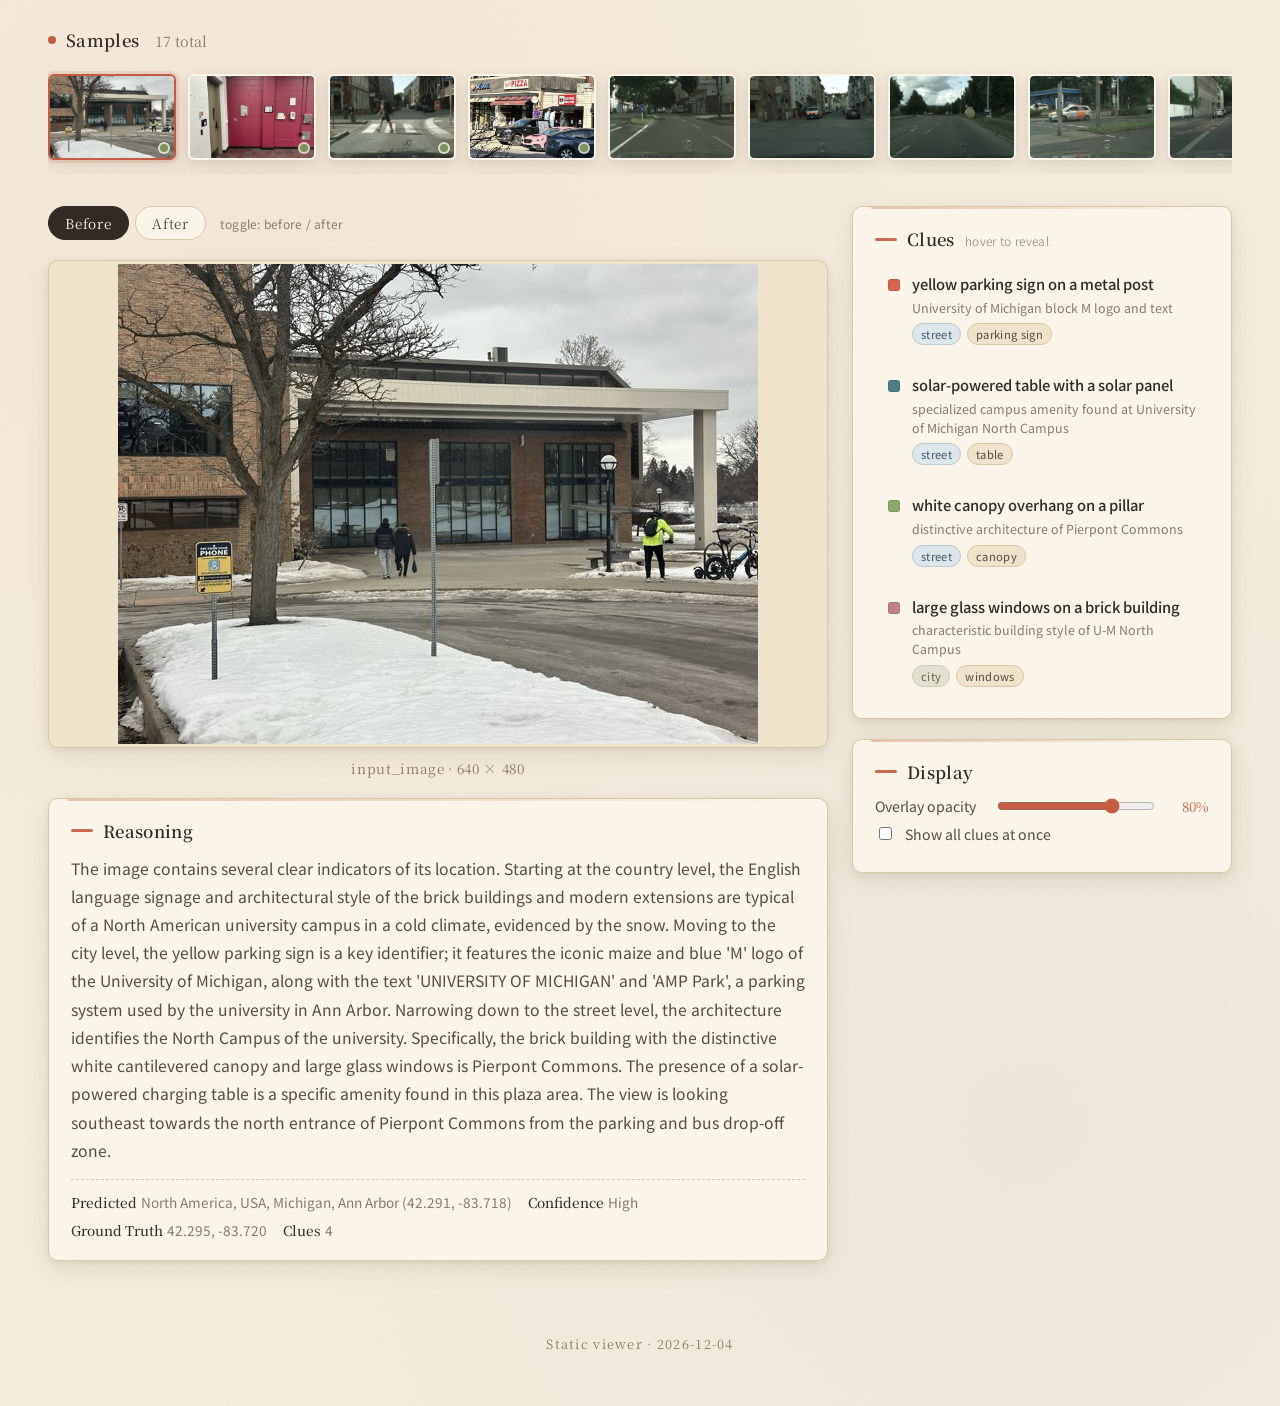
<file: index.html>
<!doctype html>
<html lang="en">
<head>
<meta charset="utf-8">
<meta name="viewport" content="width=device-width,initial-scale=1">
<title>GeoPrivacy — Clue Segmentation Viewer</title>
<script>
  // Decode the SPA redirect from 404.html: ?/foo -> /foo
  (function (l) {
    if (l.search && l.search[1] === '/') {
      var decoded = l.search.slice(1).split('&').map(function (s) {
        return s.replace(/~and~/g, '&');
      }).join('?');
      window.history.replaceState(
        null, null,
        l.pathname.slice(0, -1) + decoded + l.hash
      );
    }
  })(window.location);
</script>
<link rel="preconnect" href="https://fonts.googleapis.com">
<link rel="preconnect" href="https://fonts.gstatic.com" crossorigin>
<link href="https://fonts.googleapis.com/css2?family=Noto+Serif+JP:wght@400;600;700&family=Noto+Sans+JP:wght@300;400;500;700&display=swap" rel="stylesheet">
<link rel="stylesheet" href="style.css">
</head>
<body>

<main>
  <section class="strip-section">
    <div class="strip-header">
      <span class="dot"></span>
      <h2>Samples</h2>
      <span class="count" id="sampleCount">—</span>
    </div>
    <div class="thumb-strip" id="thumbStrip"></div>
  </section>

  <section class="viewer">
    <div class="stage-col">
      <div class="stage-wrap">
        <div class="view-toggle" id="viewToggle" role="tablist">
          <button class="view-btn active" data-view="original" role="tab">Before</button>
          <button class="view-btn" data-view="modified" role="tab" disabled>After</button>
          <span class="view-hint" id="viewHint"></span>
        </div>
        <div class="stage" id="stage">
          <img class="stage-image" id="stageImage" alt="">
          <img class="stage-image stage-image-modified" id="stageImageModified" alt="" aria-hidden="true">
          <div class="stage-overlay" id="stageOverlay"></div>
        </div>
        <div class="caption" id="imgCaption"></div>
      </div>

      <div class="panel reasoning-panel">
        <div class="panel-heading">
          <span class="brush-bar"></span>
          <h3>Reasoning</h3>
        </div>
        <p class="reasoning-text" id="reasoningText"></p>
        <div class="meta-row" id="metaRow"></div>
      </div>
    </div>

    <aside class="side-col">
      <div class="panel clues-panel">
        <div class="panel-heading">
          <span class="brush-bar"></span>
          <h3>Clues <span class="hint">hover to reveal</span></h3>
        </div>
        <ul class="clue-list" id="clueList"></ul>
      </div>

      <div class="panel controls-panel">
        <div class="panel-heading">
          <span class="brush-bar"></span>
          <h3>Display</h3>
        </div>
        <label class="slider-row">
          <span>Overlay opacity</span>
          <input type="range" id="opacityRange" min="20" max="100" value="80">
          <span class="slider-value" id="opacityValue">80%</span>
        </label>
        <label class="toggle-row">
          <input type="checkbox" id="showAllToggle">
          <span>Show all clues at once</span>
        </label>
      </div>
    </aside>
  </section>
</main>

<footer>
  <p>Static viewer · <span id="buildDate"></span></p>
</footer>

<script src="app.js"></script>
</body>
</html>
</file>
<file: style.css>
/* -------- palette (warm washi) -------- */
:root {
  --paper:       #f5ecdc;   /* kinari */
  --paper-soft:  #fbf5e9;   /* gofun */
  --paper-warm:  #efe3c9;   /* zouge */
  --paper-edge:  #d9c8a5;   /* muted border */
  --sumi:        #342a24;   /* warm ink */
  --sumi-soft:   #594a40;   /* faded ink */
  --muted:       #8a7868;   /* donburi */
  --accent:      #c75b3f;   /* shu (persimmon) */
  --accent-soft: #e6a08c;
  --indigo:      #4a6f84;   /* nando */
  --matcha:      #7c945a;   /* matcha */
  --shadow:      0 2px 6px rgba(82, 58, 40, 0.08),
                 0 8px 24px rgba(82, 58, 40, 0.10);
}

* { box-sizing: border-box; }

html, body {
  margin: 0;
  padding: 0;
  font-family: "Noto Sans JP", "Hiragino Sans", "Yu Gothic", system-ui, sans-serif;
  color: var(--sumi);
  background: var(--paper);
  /* Faint paper texture using layered radial noise */
  background-image:
    radial-gradient(circle at 20% 15%, rgba(199, 91, 63, 0.04) 0%, transparent 45%),
    radial-gradient(circle at 80% 80%, rgba(74, 111, 132, 0.04) 0%, transparent 50%),
    repeating-linear-gradient(115deg,
      rgba(110, 82, 55, 0.015) 0px,
      rgba(110, 82, 55, 0.015) 1px,
      transparent 1px,
      transparent 3px);
  -webkit-font-smoothing: antialiased;
  min-height: 100vh;
}

h1, h2, h3 {
  font-family: "Noto Serif JP", "Hiragino Mincho ProN", "Yu Mincho", Georgia, serif;
  font-weight: 600;
  letter-spacing: 0.02em;
}

/* -------- header -------- */
.site-header {
  padding: 42px 48px 12px;
  max-width: 1400px;
  margin: 0 auto;
}
.header-inner { position: relative; }
.title-block { position: relative; padding-left: 6px; }
.kanji-mark {
  font-family: "Noto Serif JP", serif;
  font-weight: 700;
  font-size: 0.85rem;
  color: var(--accent);
  letter-spacing: 0.4em;
  margin-bottom: 6px;
  opacity: 0.85;
}
h1 {
  margin: 0;
  font-size: 2.1rem;
  color: var(--sumi);
}
.subtitle {
  margin: 6px 0 0;
  color: var(--muted);
  font-size: 0.95rem;
  font-weight: 300;
}
.header-divider {
  height: 1px;
  max-width: 1400px;
  margin: 28px auto 0;
  background: linear-gradient(
    90deg,
    transparent 0%,
    var(--paper-edge) 10%,
    var(--paper-edge) 90%,
    transparent 100%
  );
}

/* -------- main -------- */
main {
  max-width: 1400px;
  margin: 0 auto;
  padding: 28px 48px 48px;
}

/* -------- thumbnail strip -------- */
.strip-section { margin-bottom: 32px; }
.strip-header {
  display: flex;
  align-items: center;
  gap: 10px;
  margin-bottom: 14px;
}
.strip-header h2 {
  font-size: 1.05rem;
  margin: 0;
  color: var(--sumi);
}
.strip-header .dot {
  width: 8px;
  height: 8px;
  border-radius: 50%;
  background: var(--accent);
}
.count {
  font-family: "Noto Serif JP", serif;
  color: var(--muted);
  font-size: 0.9rem;
  margin-left: 6px;
}

.thumb-strip {
  display: flex;
  gap: 12px;
  overflow-x: auto;
  padding: 8px 4px 14px;
  scroll-snap-type: x mandatory;
  scrollbar-color: var(--paper-edge) transparent;
  scrollbar-width: thin;
}
.thumb-strip::-webkit-scrollbar { height: 8px; }
.thumb-strip::-webkit-scrollbar-track { background: transparent; }
.thumb-strip::-webkit-scrollbar-thumb {
  background: var(--paper-edge);
  border-radius: 4px;
}
.thumb {
  flex: 0 0 auto;
  width: 128px;
  height: 86px;
  border-radius: 6px;
  overflow: hidden;
  position: relative;
  cursor: pointer;
  scroll-snap-align: start;
  box-shadow: var(--shadow);
  background: var(--paper-soft);
  border: 2px solid transparent;
  transition: transform 180ms ease, border-color 180ms ease, box-shadow 180ms ease;
}
.thumb img {
  width: 100%;
  height: 100%;
  object-fit: cover;
  display: block;
  filter: saturate(0.95);
}
.thumb .thumb-num {
  position: absolute;
  top: 6px;
  left: 6px;
  background: rgba(52, 42, 36, 0.78);
  color: var(--paper-soft);
  padding: 1px 6px;
  font-size: 0.7rem;
  border-radius: 3px;
  font-family: "Noto Serif JP", serif;
}
.thumb:hover { transform: translateY(-2px); }
.thumb.active {
  border-color: var(--accent);
  box-shadow:
    0 0 0 3px rgba(199, 91, 63, 0.12),
    var(--shadow);
}

/* -------- viewer layout -------- */
.viewer {
  display: grid;
  grid-template-columns: minmax(0, 1fr) 380px;
  gap: 24px;
}
@media (max-width: 1020px) {
  .viewer { grid-template-columns: 1fr; }
}

.stage-col { display: flex; flex-direction: column; gap: 20px; }
.side-col { display: flex; flex-direction: column; gap: 20px; }

/* -------- panels -------- */
.panel {
  background: var(--paper-soft);
  border: 1px solid var(--paper-edge);
  border-radius: 10px;
  padding: 20px 22px;
  box-shadow: var(--shadow);
  position: relative;
}
.panel::before {
  /* top decorative hairline */
  content: "";
  position: absolute;
  top: 0; left: 18px; right: 18px;
  height: 2px;
  background: linear-gradient(90deg, var(--accent) 0%, transparent 100%);
  opacity: 0.35;
  border-radius: 2px;
}
.panel-heading {
  display: flex;
  align-items: center;
  gap: 10px;
  margin-bottom: 12px;
}
.panel-heading h3 {
  margin: 0;
  font-size: 1.05rem;
  color: var(--sumi);
}
.brush-bar {
  width: 22px;
  height: 3px;
  background: var(--accent);
  border-radius: 1.5px;
  opacity: 0.9;
}
.hint {
  color: var(--muted);
  font-size: 0.75rem;
  font-weight: 300;
  margin-left: 6px;
  font-family: "Noto Sans JP", sans-serif;
}

/* -------- stage (image + mask overlay) -------- */
.stage-wrap { display: flex; flex-direction: column; gap: 10px; }
.stage {
  position: relative;
  background: var(--paper-warm);
  border: 1px solid var(--paper-edge);
  border-radius: 10px;
  overflow: hidden;
  box-shadow: var(--shadow);
  aspect-ratio: 16 / 10;
  display: flex;
  align-items: center;
  justify-content: center;
}
.stage-image {
  max-width: 100%;
  max-height: 100%;
  display: block;
  user-select: none;
  -webkit-user-drag: none;
  transition: opacity 280ms ease;
}
.stage-image-modified {
  position: absolute;
  top: 50%;
  left: 50%;
  transform: translate(-50%, -50%);
  opacity: 0;
  pointer-events: none;
}
.stage.show-modified .stage-image { opacity: 0; }
.stage.show-modified .stage-image-modified { opacity: 1; }

/* view toggle */
.view-toggle {
  display: flex;
  align-items: center;
  gap: 6px;
  margin-bottom: 10px;
}
.view-btn {
  font-family: "Noto Serif JP", serif;
  font-size: 0.85rem;
  letter-spacing: 0.06em;
  padding: 6px 16px;
  border-radius: 999px;
  border: 1px solid var(--paper-edge);
  background: var(--paper-soft);
  color: var(--sumi-soft);
  cursor: pointer;
  transition: background 180ms ease, color 180ms ease, border-color 180ms ease;
}
.view-btn:hover:not([disabled]) { background: var(--paper-warm); }
.view-btn.active {
  background: var(--sumi);
  color: var(--paper-soft);
  border-color: var(--sumi);
}
.view-btn[disabled] {
  opacity: 0.45;
  cursor: not-allowed;
}
.view-hint {
  color: var(--muted);
  font-size: 0.75rem;
  margin-left: 8px;
  font-family: "Noto Sans JP", sans-serif;
  letter-spacing: 0.02em;
}

/* modified-badge on thumbnails */
.thumb .mod-dot {
  position: absolute;
  bottom: 6px;
  right: 6px;
  width: 8px;
  height: 8px;
  border-radius: 50%;
  background: var(--matcha);
  box-shadow: 0 0 0 2px rgba(251, 245, 233, 0.8);
}

.stage-overlay {
  /* Positioned to match the rendered image box; computed in JS */
  position: absolute;
  pointer-events: none;
  opacity: 0;
  transition: opacity 220ms ease;
  mix-blend-mode: multiply;
}
.stage-overlay.on { opacity: var(--overlay-alpha, 0.7); }

.caption {
  color: var(--muted);
  font-size: 0.85rem;
  text-align: center;
  font-family: "Noto Serif JP", serif;
  letter-spacing: 0.05em;
}

/* -------- reasoning panel -------- */
.reasoning-text {
  font-size: 0.98rem;
  line-height: 1.8;
  color: var(--sumi-soft);
  margin: 0 0 14px;
  white-space: pre-line;
  font-weight: 400;
}
.meta-row {
  display: flex;
  flex-wrap: wrap;
  gap: 8px 16px;
  font-size: 0.85rem;
  color: var(--muted);
  border-top: 1px dashed var(--paper-edge);
  padding-top: 12px;
}
.meta-item strong {
  color: var(--sumi);
  font-weight: 500;
  margin-right: 4px;
  font-family: "Noto Serif JP", serif;
}

/* -------- clue list -------- */
.clue-list {
  list-style: none;
  padding: 0;
  margin: 0;
  display: flex;
  flex-direction: column;
  gap: 8px;
}
.clue {
  display: flex;
  gap: 12px;
  padding: 10px 12px;
  border-radius: 8px;
  cursor: pointer;
  transition: background 180ms ease, transform 180ms ease;
  border: 1px solid transparent;
  align-items: flex-start;
}
.clue:hover {
  background: var(--paper-warm);
  transform: translateX(2px);
}
.clue.active {
  background: var(--paper-warm);
  border-color: var(--paper-edge);
}
.clue-swatch {
  flex-shrink: 0;
  width: 12px;
  height: 12px;
  border-radius: 3px;
  margin-top: 5px;
  box-shadow: inset 0 0 0 1px rgba(0, 0, 0, 0.1);
}
.clue-body { flex: 1; min-width: 0; }
.clue-title {
  font-weight: 500;
  font-size: 0.92rem;
  color: var(--sumi);
  line-height: 1.4;
  margin: 0 0 4px;
}
.clue-sub {
  font-size: 0.78rem;
  color: var(--muted);
  line-height: 1.5;
  margin: 0;
}
.clue-tags {
  margin-top: 6px;
  display: flex;
  gap: 6px;
  flex-wrap: wrap;
}
.tag {
  display: inline-block;
  padding: 2px 8px;
  font-size: 0.7rem;
  border-radius: 999px;
  letter-spacing: 0.03em;
  font-family: "Noto Sans JP", sans-serif;
  background: var(--paper-warm);
  color: var(--sumi-soft);
  border: 1px solid var(--paper-edge);
}
.tag.level-country { background: #ecdccb; color: #8d5438; border-color: #dabd9e; }
.tag.level-city    { background: #e5dfcf; color: #566a49; border-color: #c8d0b5; }
.tag.level-street  { background: #dde6ea; color: #3c5868; border-color: #b8c9d2; }

/* -------- controls -------- */
.slider-row, .toggle-row {
  display: flex;
  align-items: center;
  gap: 10px;
  font-size: 0.88rem;
  color: var(--sumi-soft);
  margin-bottom: 8px;
}
.slider-row span:first-child { flex: 0 0 110px; }
.slider-row input[type=range] {
  flex: 1;
  accent-color: var(--accent);
}
.slider-value {
  width: 42px;
  text-align: right;
  font-family: "Noto Serif JP", serif;
  color: var(--accent);
  font-size: 0.85rem;
}
.toggle-row input[type=checkbox] { accent-color: var(--accent); }

/* -------- footer -------- */
footer {
  max-width: 1400px;
  margin: 0 auto;
  padding: 12px 48px 40px;
  color: var(--muted);
  font-size: 0.8rem;
  text-align: center;
  font-family: "Noto Serif JP", serif;
  letter-spacing: 0.1em;
}
</file>
